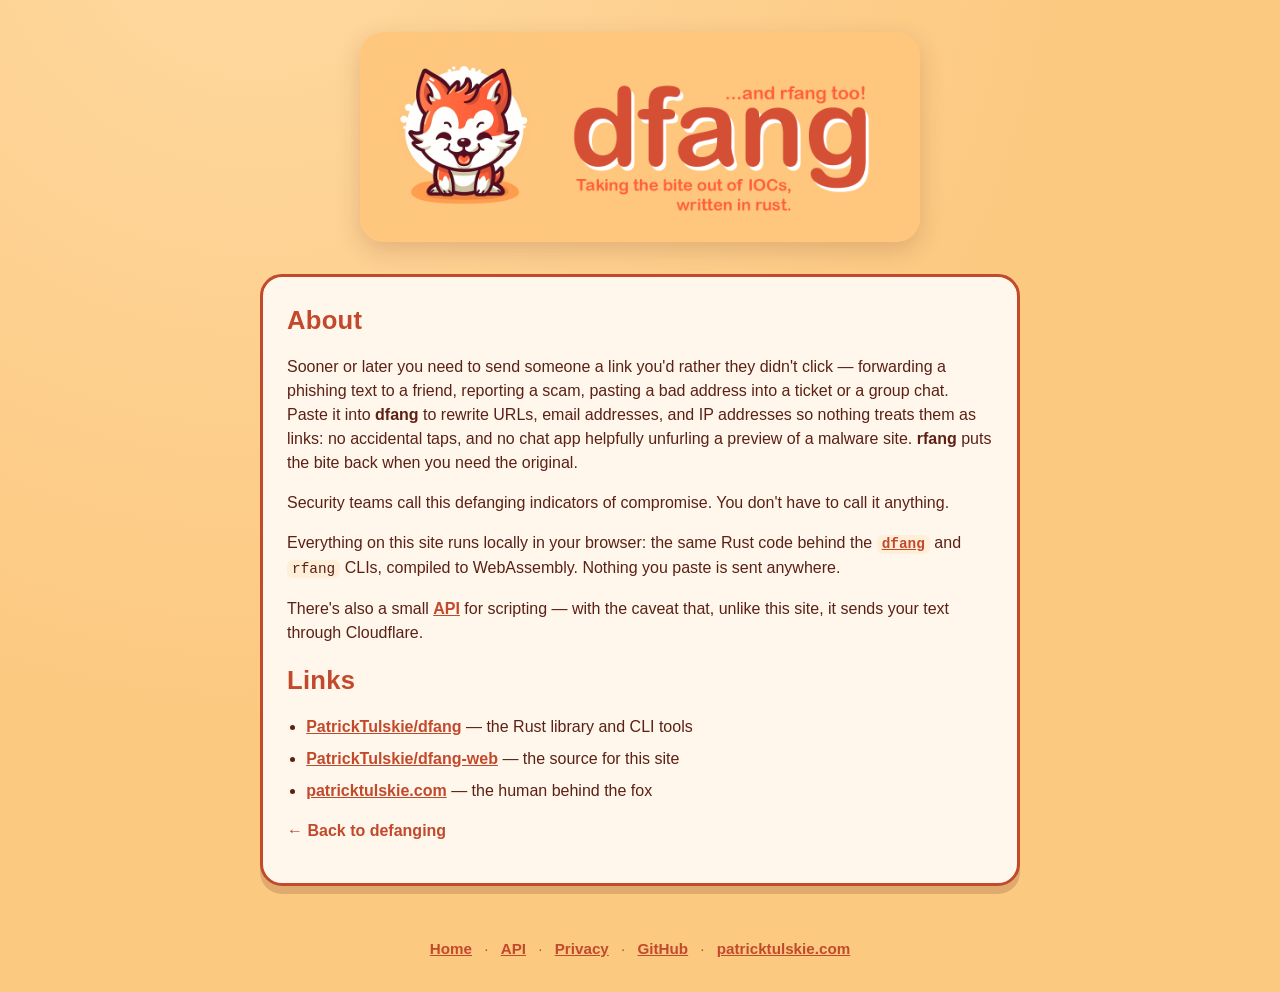
<file: site/about.html>
<!DOCTYPE html>
<html lang="en">
<head>
  <meta charset="utf-8">
  <meta name="viewport" content="width=device-width, initial-scale=1">
  <title>About — dfang</title>
  <link rel="icon" href="/favicon.png" type="image/png">
  <link rel="apple-touch-icon" href="/favicon.png">
  <link rel="stylesheet" href="style.css">
</head>
<body>
  <header>
    <a href="./"><img class="logo" src="img/dfang_logo.png" alt="dfang — taking the bite out of IOCs, written in rust"></a>
  </header>

  <main class="single">
    <section class="card">
      <h2>About</h2>
      <p>Sooner or later you need to send someone a link you'd rather they didn't click —
      forwarding a phishing text to a friend, reporting a scam, pasting a bad address into
      a ticket or a group chat. Paste it into <strong>dfang</strong> to rewrite URLs, email
      addresses, and IP addresses so nothing treats them as links: no accidental taps, and no
      chat app helpfully unfurling a preview of a malware site. <strong>rfang</strong> puts the
      bite back when you need the original.</p>

      <p>Security teams call this defanging indicators of compromise. You don't have to call
      it anything.</p>

      <p>Everything on this site runs locally in your browser: the same Rust code behind the
      <a href="https://github.com/PatrickTulskie/dfang"><code>dfang</code></a> and
      <code>rfang</code> CLIs, compiled to WebAssembly. Nothing you paste is sent anywhere.</p>

      <p>There's also a small <a href="/api">API</a> for scripting — with the
      caveat that, unlike this site, it sends your text through Cloudflare.</p>

      <h2>Links</h2>
      <ul class="links">
        <li><a href="https://github.com/PatrickTulskie/dfang">PatrickTulskie/dfang</a> — the Rust library and CLI tools</li>
        <li><a href="https://github.com/PatrickTulskie/dfang-web">PatrickTulskie/dfang-web</a> — the source for this site</li>
        <li><a href="https://patricktulskie.com">patricktulskie.com</a> — the human behind the fox</li>
      </ul>

      <p><a class="back" href="./">&larr; Back to defanging</a></p>
    </section>
  </main>

  <footer>
    <nav>
      <a href="./">Home</a>
      <span aria-hidden="true">&middot;</span>
      <a href="/api">API</a>
      <span aria-hidden="true">&middot;</span>
      <a href="/privacy">Privacy</a>
      <span aria-hidden="true">&middot;</span>
      <a href="https://github.com/PatrickTulskie/dfang">GitHub</a>
      <span aria-hidden="true">&middot;</span>
      <a href="https://patricktulskie.com">patricktulskie.com</a>
    </nav>
  </footer>
</body>
</html>
</file>
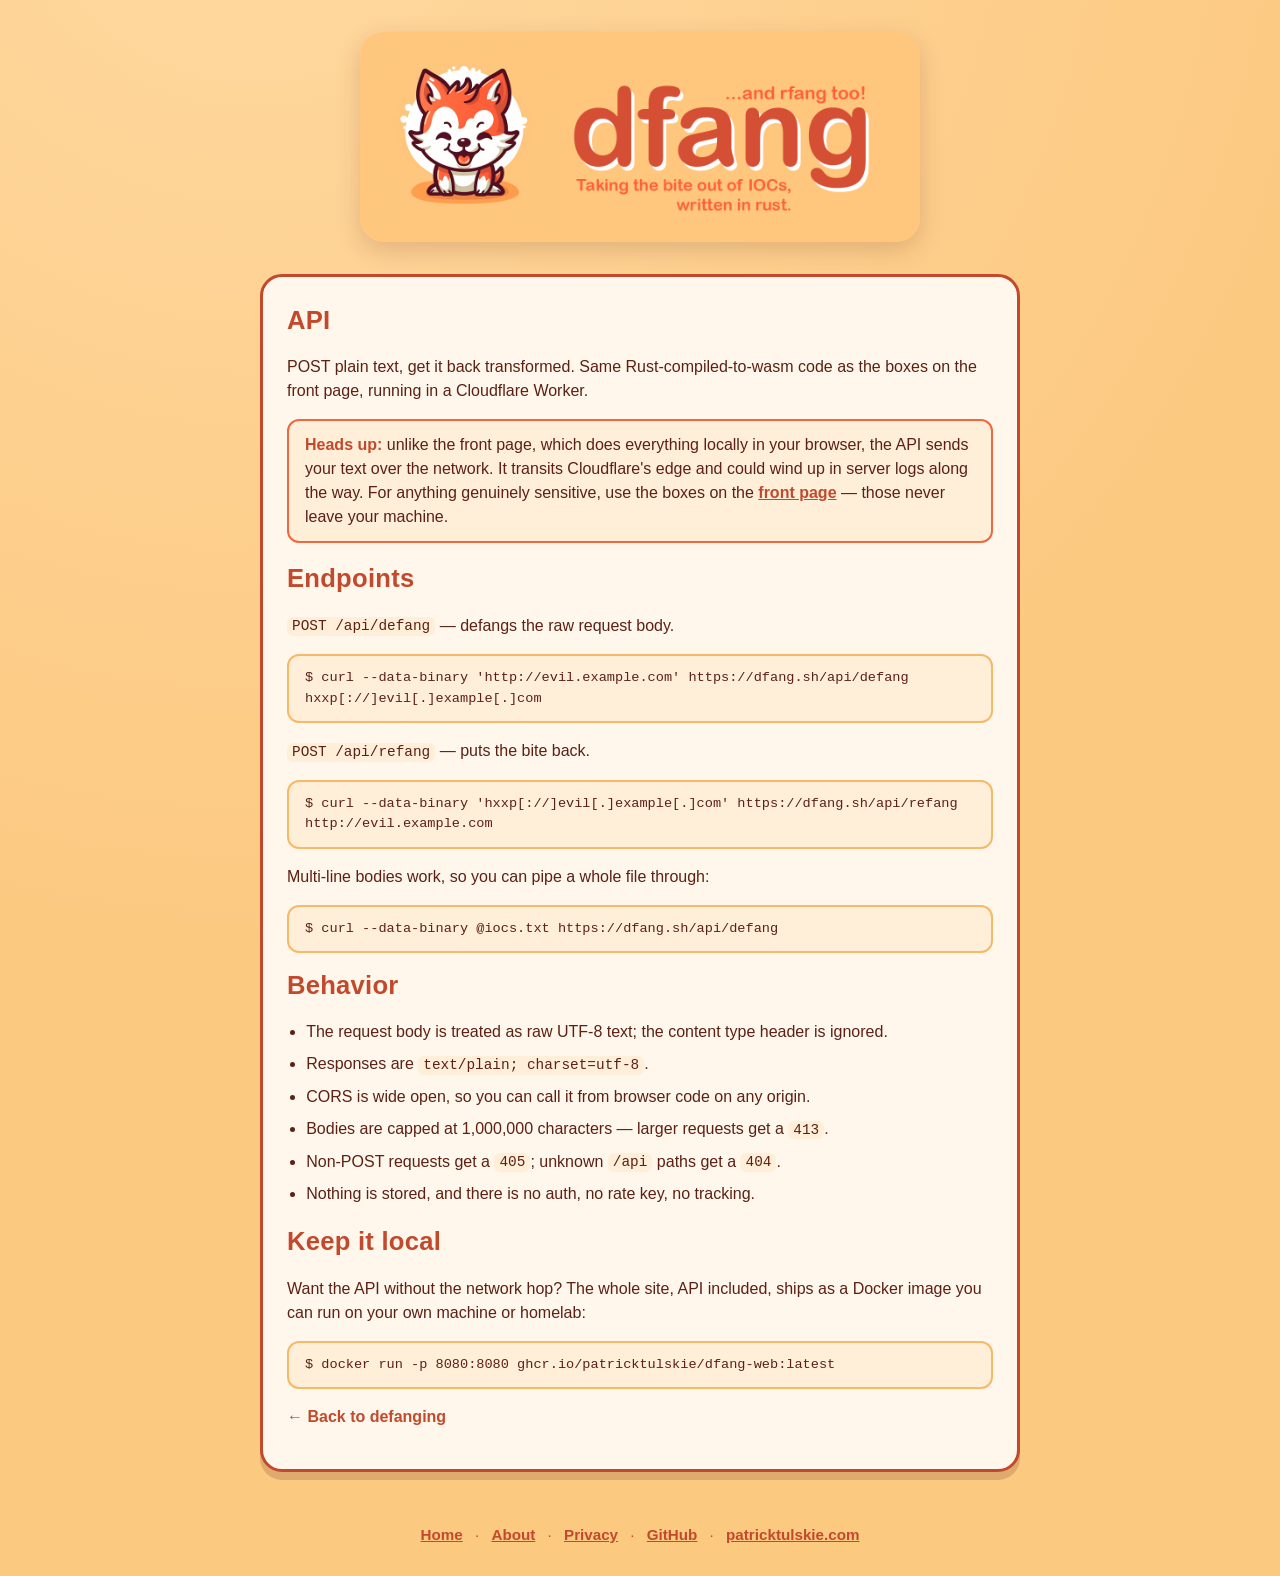
<file: site/api.html>
<!DOCTYPE html>
<html lang="en">
<head>
  <meta charset="utf-8">
  <meta name="viewport" content="width=device-width, initial-scale=1">
  <title>API — dfang</title>
  <link rel="icon" href="/favicon.png" type="image/png">
  <link rel="apple-touch-icon" href="/favicon.png">
  <link rel="stylesheet" href="style.css">
</head>
<body>
  <header>
    <a href="./"><img class="logo" src="img/dfang_logo.png" alt="dfang — taking the bite out of IOCs, written in rust"></a>
  </header>

  <main class="single">
    <section class="card">
      <h2>API</h2>
      <p>POST plain text, get it back transformed. Same Rust-compiled-to-wasm
      code as the boxes on the front page, running in a Cloudflare Worker.</p>

      <div class="callout">
        <strong>Heads up:</strong> unlike the front page, which does everything
        locally in your browser, the API sends your text over the network. It
        transits Cloudflare's edge and could wind up in server logs along the
        way. For anything genuinely sensitive, use the boxes on the
        <a href="./">front page</a> — those never leave your machine.
      </div>

      <h2>Endpoints</h2>
      <p><code>POST /api/defang</code> — defangs the raw request body.</p>
      <pre><code>$ curl --data-binary 'http://evil.example.com' https://dfang.sh/api/defang
hxxp[://]evil[.]example[.]com</code></pre>

      <p><code>POST /api/refang</code> — puts the bite back.</p>
      <pre><code>$ curl --data-binary 'hxxp[://]evil[.]example[.]com' https://dfang.sh/api/refang
http://evil.example.com</code></pre>

      <p>Multi-line bodies work, so you can pipe a whole file through:</p>
      <pre><code>$ curl --data-binary @iocs.txt https://dfang.sh/api/defang</code></pre>

      <h2>Behavior</h2>
      <ul class="links">
        <li>The request body is treated as raw UTF-8 text; the content type header is ignored.</li>
        <li>Responses are <code>text/plain; charset=utf-8</code>.</li>
        <li>CORS is wide open, so you can call it from browser code on any origin.</li>
        <li>Bodies are capped at 1,000,000 characters — larger requests get a <code>413</code>.</li>
        <li>Non-POST requests get a <code>405</code>; unknown <code>/api</code> paths get a <code>404</code>.</li>
        <li>Nothing is stored, and there is no auth, no rate key, no tracking.</li>
      </ul>

      <h2>Keep it local</h2>
      <p>Want the API without the network hop? The whole site, API included,
      ships as a Docker image you can run on your own machine or homelab:</p>
      <pre><code>$ docker run -p 8080:8080 ghcr.io/patricktulskie/dfang-web:latest</code></pre>

      <p><a class="back" href="./">&larr; Back to defanging</a></p>
    </section>
  </main>

  <footer>
    <nav>
      <a href="./">Home</a>
      <span aria-hidden="true">&middot;</span>
      <a href="/about">About</a>
      <span aria-hidden="true">&middot;</span>
      <a href="/privacy">Privacy</a>
      <span aria-hidden="true">&middot;</span>
      <a href="https://github.com/PatrickTulskie/dfang">GitHub</a>
      <span aria-hidden="true">&middot;</span>
      <a href="https://patricktulskie.com">patricktulskie.com</a>
    </nav>
  </footer>
</body>
</html>
</file>
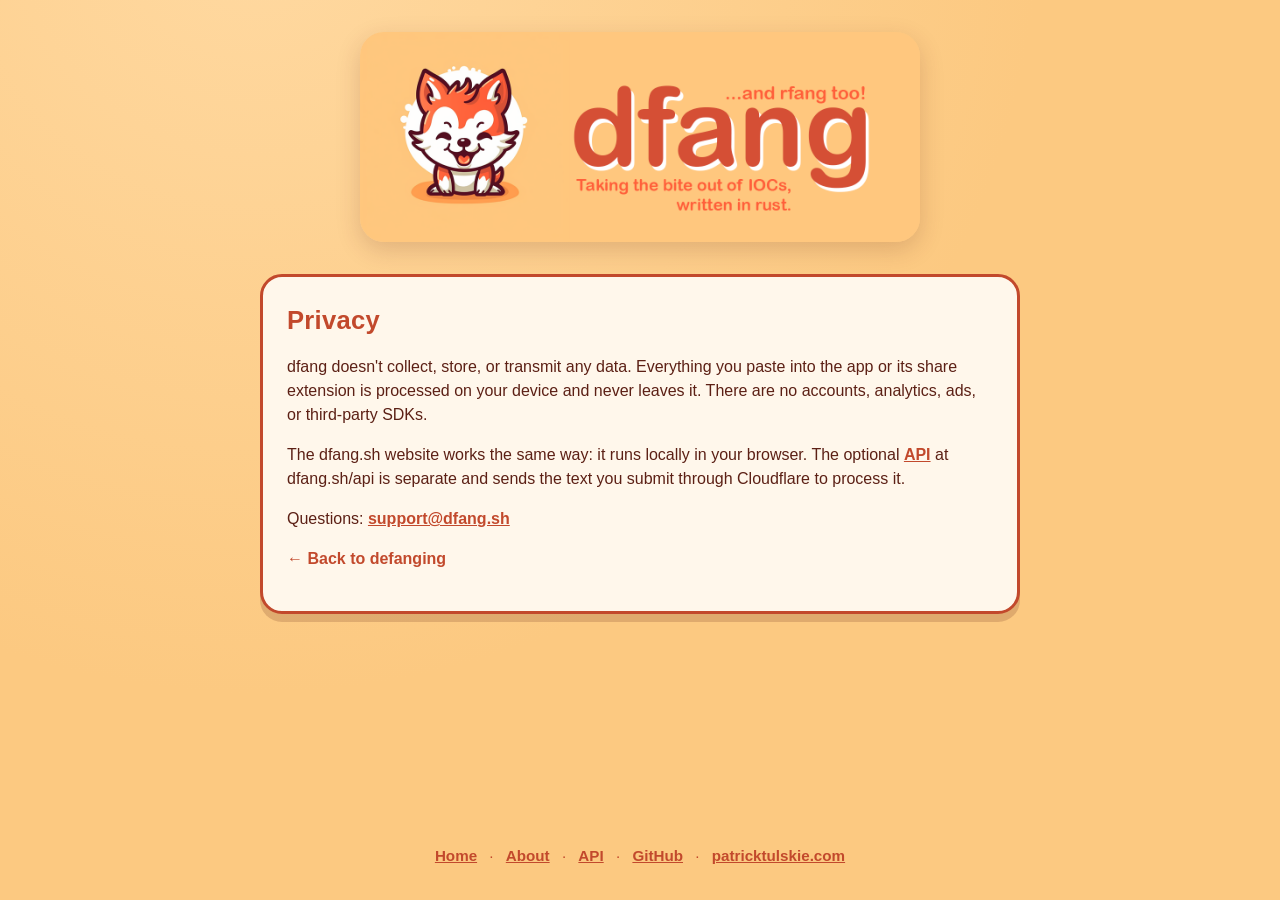
<file: site/privacy.html>
<!DOCTYPE html>
<html lang="en">
<head>
  <meta charset="utf-8">
  <meta name="viewport" content="width=device-width, initial-scale=1">
  <title>Privacy — dfang</title>
  <link rel="icon" href="/favicon.png" type="image/png">
  <link rel="apple-touch-icon" href="/favicon.png">
  <link rel="stylesheet" href="style.css">
</head>
<body>
  <header>
    <a href="./"><img class="logo" src="img/dfang_logo.png" alt="dfang — taking the bite out of IOCs, written in rust"></a>
  </header>

  <main class="single">
    <section class="card">
      <h2>Privacy</h2>
      <p>dfang doesn't collect, store, or transmit any data. Everything you paste into the app
      or its share extension is processed on your device and never leaves it. There are no
      accounts, analytics, ads, or third-party SDKs.</p>

      <p>The dfang.sh website works the same way: it runs locally in your browser. The optional
      <a href="/api">API</a> at dfang.sh/api is separate and sends the text you submit through
      Cloudflare to process it.</p>

      <p>Questions: <a id="contact" data-user="troppus" data-host="hs.gnafd">support[@]dfang[.]sh</a></p>

      <p><a class="back" href="./">&larr; Back to defanging</a></p>
    </section>
  </main>

  <footer>
    <nav>
      <a href="./">Home</a>
      <span aria-hidden="true">&middot;</span>
      <a href="/about">About</a>
      <span aria-hidden="true">&middot;</span>
      <a href="/api">API</a>
      <span aria-hidden="true">&middot;</span>
      <a href="https://github.com/PatrickTulskie/dfang">GitHub</a>
      <span aria-hidden="true">&middot;</span>
      <a href="https://patricktulskie.com">patricktulskie.com</a>
    </nav>
  </footer>

  <script>
    const contact = document.getElementById("contact");
    const unreverse = (s) => [...s].reverse().join("");
    const email = `${unreverse(contact.dataset.user)}@${unreverse(contact.dataset.host)}`;
    contact.href = `mailto:${email}`;
    contact.textContent = email;
  </script>
</body>
</html>
</file>
<file: site/style.css>
:root {
  --bg: #fcc981;
  --bg-deep: #f7b968;
  --ink: #c2492c;
  --ink-dark: #5c2015;
  --accent: #f2673f;
  --cream: #fff7eb;
  --cream-dim: #ffefd9;
  --shadow: rgba(92, 32, 21, 0.18);
}

* { box-sizing: border-box; }

body {
  margin: 0;
  min-height: 100vh;
  background: var(--bg);
  background-image: radial-gradient(circle at 20% -10%, #ffd9a1 0%, var(--bg) 55%);
  color: var(--ink-dark);
  font-family: ui-rounded, "Hiragino Maru Gothic ProN", Quicksand, Nunito,
    -apple-system, "Segoe UI", sans-serif;
  line-height: 1.5;
  display: flex;
  flex-direction: column;
}

header {
  text-align: center;
  padding: 2rem 1rem 0.5rem;
}

.logo-wrap {
  width: min(560px, 92vw);
  margin: 0 auto;
}

.logo {
  display: block;
  width: 100%;
  max-width: min(560px, 92vw);
  margin: 0 auto;
  height: auto;
  border-radius: 24px;
  box-shadow: 0 8px 24px var(--shadow);
}

.what-is {
  display: block;
  margin: 0.85rem 0 0 auto;
  padding: 0.55em 1.1em;
  border: 0;
  border-radius: 999px;
  background: var(--accent);
  color: var(--cream);
  font: inherit;
  font-size: 0.75rem;
  font-weight: 700;
  line-height: 1;
  cursor: pointer;
}

.what-is:hover {
  background: var(--ink);
  color: var(--cream);
}

.intro-dialog {
  width: min(30rem, calc(100vw - 2rem));
  padding: 1.5rem;
  border: 3px solid var(--ink);
  border-radius: 22px;
  background: var(--cream);
  color: var(--ink-dark);
  box-shadow: 0 8px 0 var(--shadow);
}

.intro-dialog::backdrop { background: rgba(92, 32, 21, 0.45); }

.intro-dialog h2 {
  margin: 0;
  color: var(--ink);
}

.intro-dialog p { margin: 0.75rem 0 1.25rem; }
.intro-dialog form { text-align: right; }

.dialog-close {
  padding: 0.6em 1.2em;
  border: 0;
  border-radius: 999px;
  background: var(--accent);
  color: var(--cream);
  font: inherit;
  font-weight: 700;
  cursor: pointer;
}

.dialog-close:hover { background: var(--ink); }

.what-is:focus-visible,
.dialog-close:focus-visible {
  outline: 3px solid var(--accent);
  outline-offset: 3px;
}

main {
  flex: 1;
  display: grid;
  grid-template-columns: minmax(0, 1fr);
  gap: 1.5rem;
  width: min(760px, 94vw);
  margin: 1.5rem auto 2rem;
  align-items: start;
}

.status {
  grid-column: 1 / -1;
  text-align: center;
  margin: 0;
  font-weight: 600;
  color: var(--ink);
}

.card {
  background: var(--cream);
  border: 3px solid var(--ink);
  border-radius: 22px;
  box-shadow: 0 8px 0 var(--shadow);
  padding: 1.5rem;
}

.card h2 {
  margin: 0 0 1rem;
  color: var(--ink);
  font-size: 1.6rem;
  letter-spacing: 0.01em;
}

/* The pill and the Copy button sit side by side, so they share their metrics
   and stay the same height at every width. */
.pill,
.copy {
  font-size: 0.75rem;
  font-weight: 700;
  line-height: 1;
  border-radius: 999px;
  padding: 0.55em 1.1em;
  white-space: nowrap;
}

.pill {
  text-transform: uppercase;
  letter-spacing: 0.08em;
  color: var(--cream);
  background: var(--ink);
}

.pill-alt { background: var(--accent); }

label {
  display: block;
  font-weight: 700;
  font-size: 0.85rem;
  text-transform: uppercase;
  letter-spacing: 0.06em;
  color: var(--ink);
  margin-bottom: 0.4rem;
}

textarea {
  width: 100%;
  resize: vertical;
  border: 2px solid var(--bg-deep);
  border-radius: 12px;
  background: #fff;
  color: var(--ink-dark);
  font-family: ui-monospace, SFMono-Regular, Menlo, Consolas, monospace;
  font-size: 0.9rem;
  line-height: 1.5;
  padding: 0.75rem;
  margin-bottom: 1.1rem;
}

textarea:focus {
  outline: 3px solid var(--accent);
  outline-offset: 1px;
  border-color: transparent;
}

textarea[readonly] {
  background: var(--cream-dim);
  margin-bottom: 0;
}

.out-head {
  display: flex;
  flex-wrap: wrap;
  align-items: center;
  gap: 0.6rem;
  margin-bottom: 0.75rem;
}

.out-head h2 { margin: 0; }

.card textarea { margin-bottom: 0; }

.copy {
  font-family: inherit;
  color: var(--cream);
  background: var(--accent);
  border: none;
  cursor: pointer;
  margin-left: auto;
  transition: transform 0.05s ease, background 0.15s ease;
}

.copy:hover { background: var(--ink); }
.copy:active { transform: translateY(2px); }

a { color: var(--ink); font-weight: 700; }
a:hover { color: var(--accent); }

.links { padding-left: 1.2rem; }
.links li { margin-bottom: 0.5rem; }

.back { text-decoration: none; }

code {
  background: var(--cream-dim);
  border-radius: 6px;
  padding: 0.1em 0.35em;
  font-family: ui-monospace, SFMono-Regular, Menlo, Consolas, monospace;
  font-size: 0.9em;
}

.callout {
  background: var(--cream-dim);
  border: 2px solid var(--accent);
  border-radius: 12px;
  padding: 0.75rem 1rem;
  margin: 1rem 0;
}

.callout strong { color: var(--ink); }

pre {
  background: var(--cream-dim);
  border: 2px solid var(--bg-deep);
  border-radius: 12px;
  padding: 0.75rem 1rem;
  overflow-x: auto;
}

pre code {
  background: none;
  padding: 0;
  font-size: 0.85rem;
}

footer {
  text-align: center;
  padding: 1.25rem 1rem 2rem;
  font-size: 0.95rem;
}

footer span { margin: 0 0.5rem; color: var(--ink); }

/* Phone widths: trim the heading row enough that title, pill and Copy still
   fit on one line. If they don't, .out-head wraps the Copy button below. */
@media (max-width: 480px) {
  .card { padding: 1.15rem; }

  .card h2 { font-size: 1.3rem; }

  .pill,
  .copy {
    font-size: 0.7rem;
    padding: 0.5em 0.85em;
  }

  .pill { letter-spacing: 0.05em; }
}
</file>
